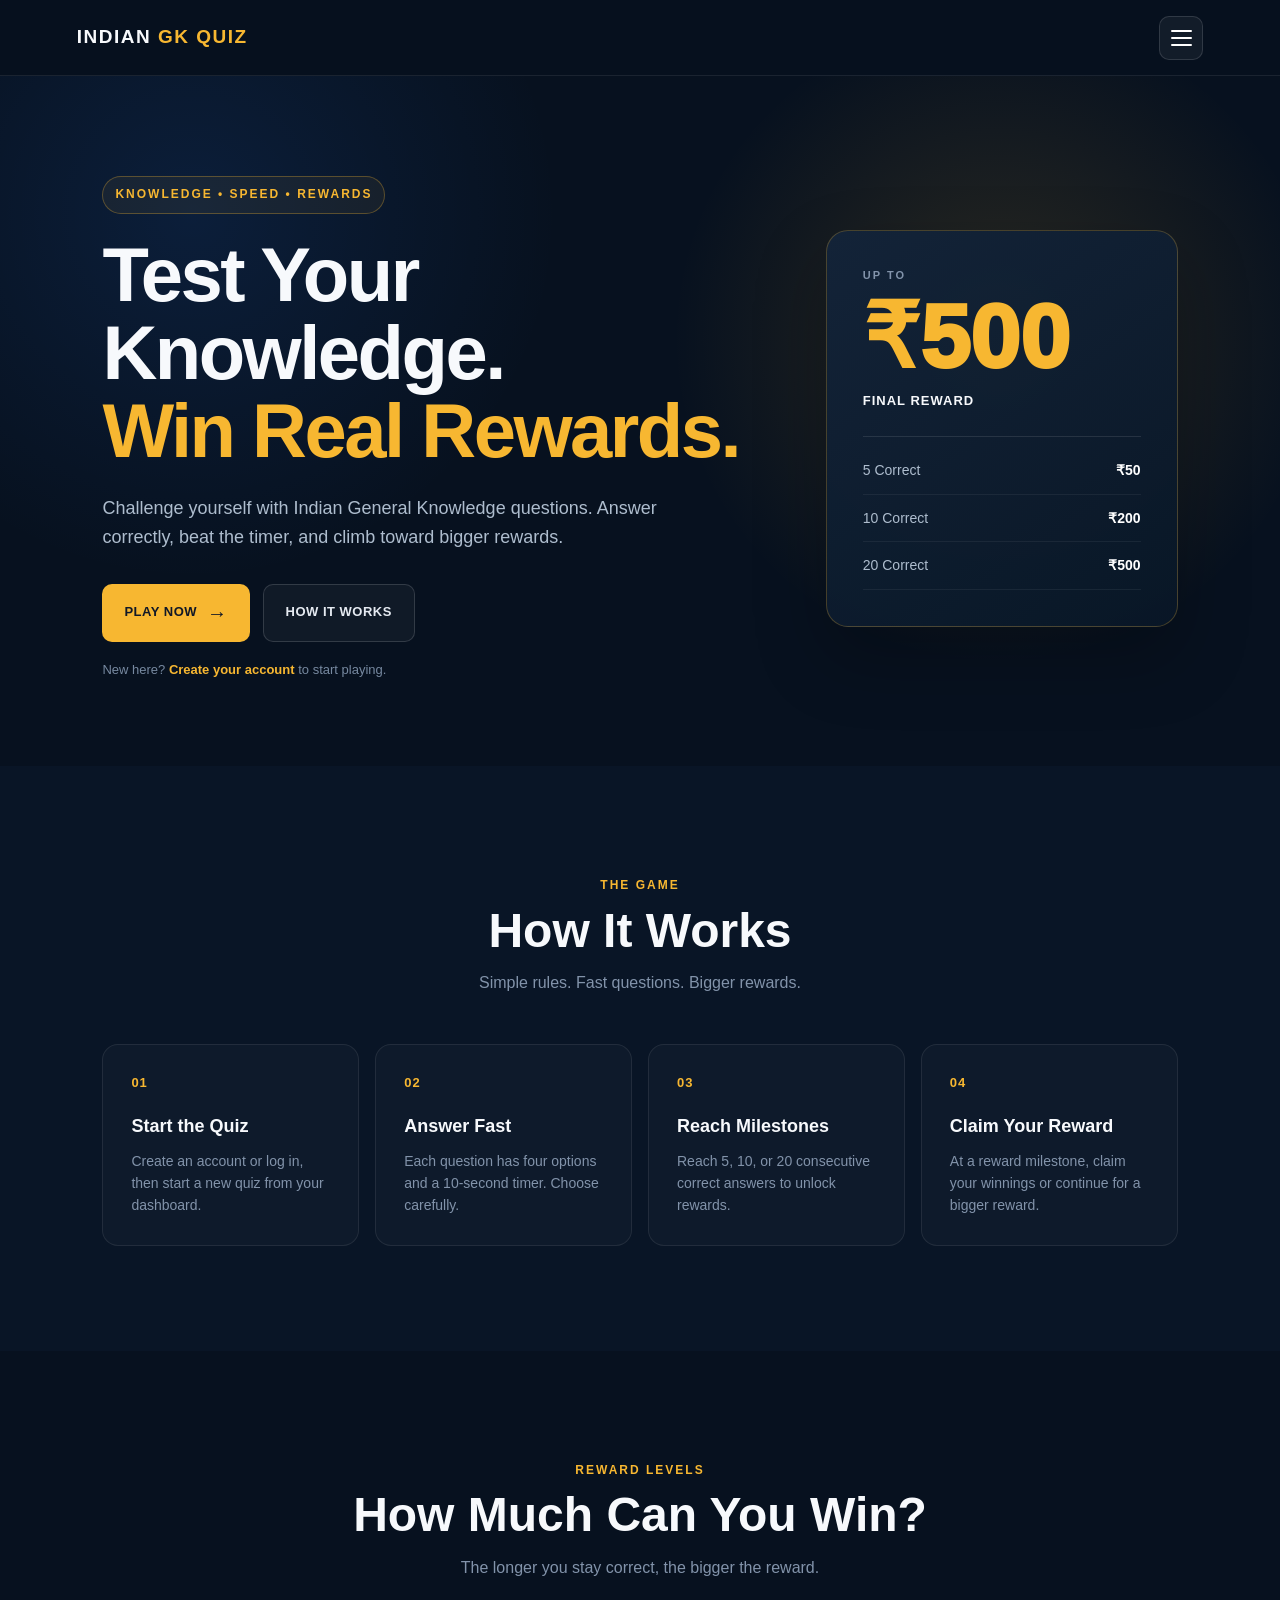
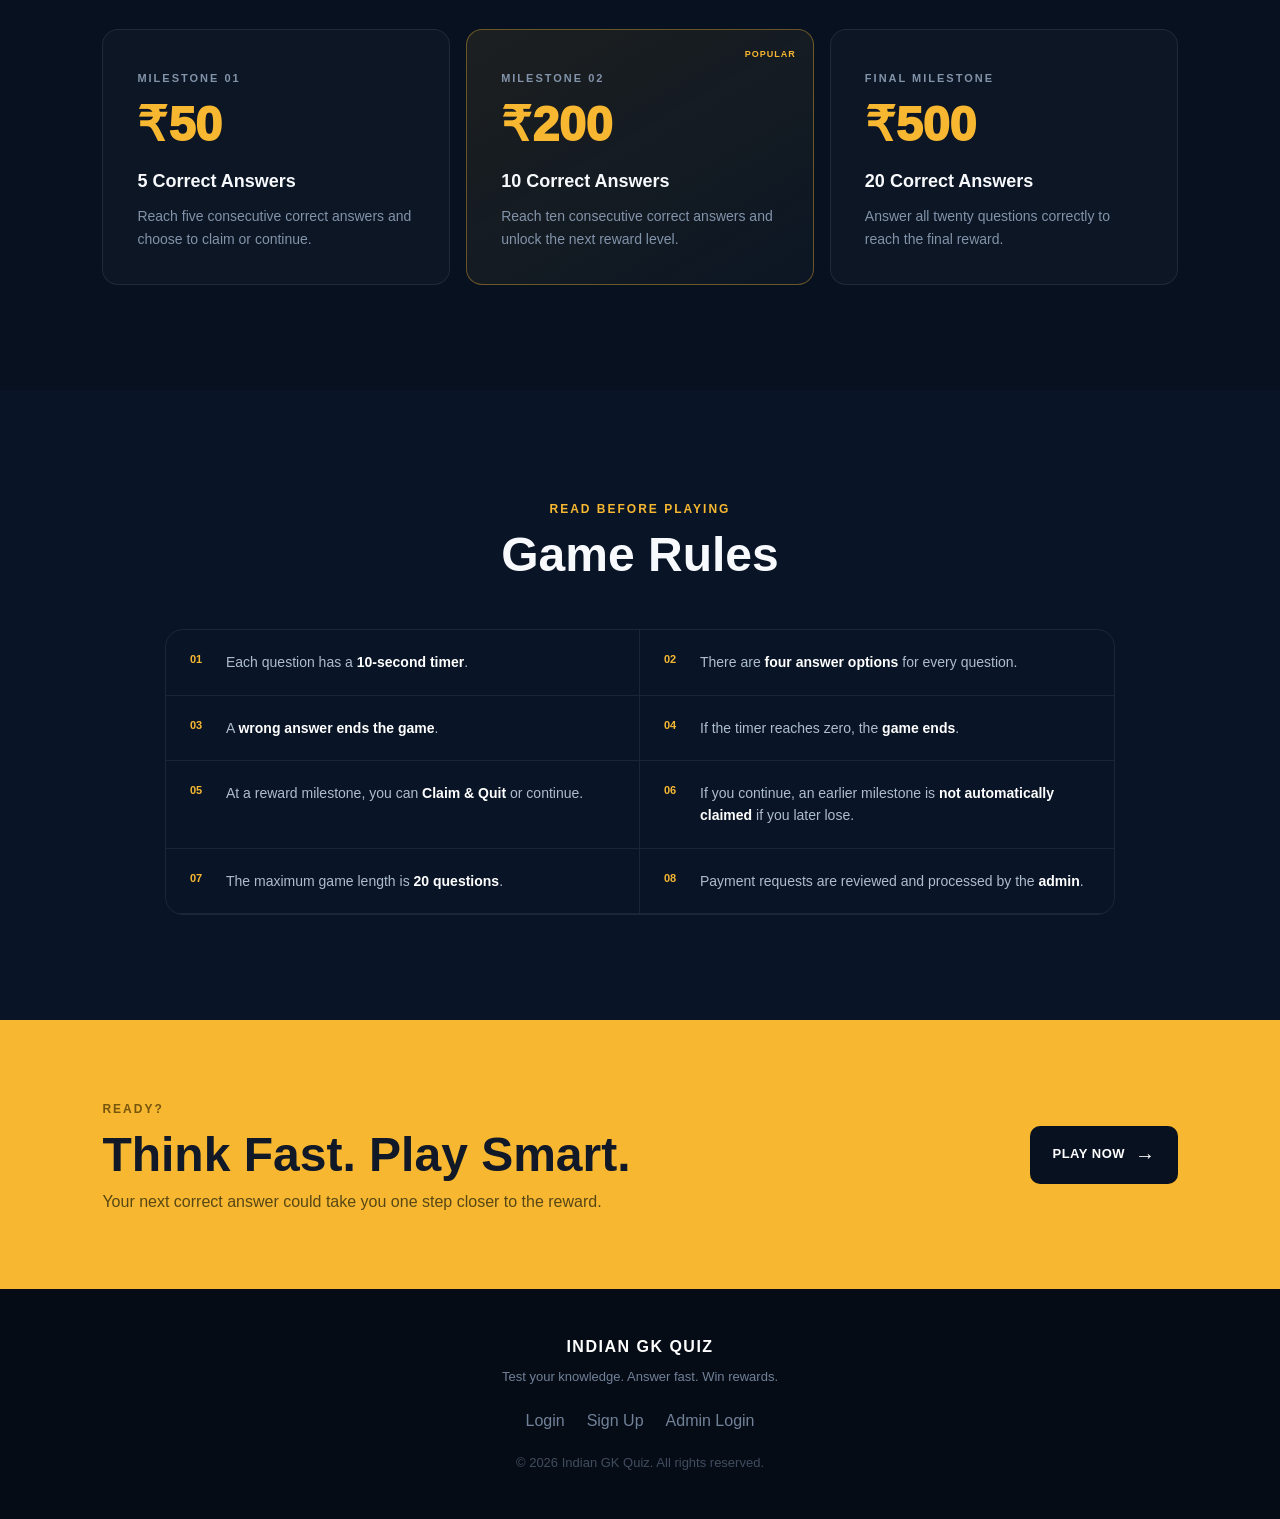
<file: index.html>
<!DOCTYPE html>
<html lang="en">
<head>
  <meta charset="UTF-8">
  <meta name="viewport" content="width=device-width, initial-scale=1.0">

  <meta
    name="description"
    content="Indian GK Quiz - Test your knowledge, answer fast, and win rewards."
  >

  <title>Indian GK Quiz | Test Your Knowledge & Win Rewards</title>

  <link rel="stylesheet" href="index.css">
</head>

<body>

  <!-- HEADER -->
  <header class="site-header">

    <a href="index.html" class="brand">
      INDIAN <span>GK QUIZ</span>
    </a>

    <button
      class="menu-btn"
      id="menuBtn"
      aria-label="Open menu"
      aria-expanded="false"
    >
      <span></span>
      <span></span>
      <span></span>
    </button>

    <nav class="menu" id="mainMenu">

      <a href="#home">Home</a>

      <a href="#how-it-works">
        How It Works
      </a>

      <a href="#rewards">
        Rewards
      </a>

      <a href="#rules">
        Rules
      </a>

      <a href="login.html">
        Login
      </a>

      <a href="signup.html" class="menu-signup">
        Sign Up
      </a>

      <a href="admin-login.html" class="admin-link">
        Admin Login
      </a>

    </nav>

  </header>


  <main>

    <!-- HERO -->
    <section class="hero" id="home">

      <div class="hero-content">

        <div class="badge">
          KNOWLEDGE • SPEED • REWARDS
        </div>

        <h1>
          Test Your Knowledge.
          <br>
          <span>Win Real Rewards.</span>
        </h1>

        <p>
          Challenge yourself with Indian General Knowledge questions.
          Answer correctly, beat the timer, and climb toward bigger rewards.
        </p>

        <div class="hero-actions">

          <a href="login.html" class="primary-btn">
            PLAY NOW
            <span>→</span>
          </a>

          <a href="#how-it-works" class="secondary-btn">
            HOW IT WORKS
          </a>

        </div>

        <p class="login-note">
          New here?
          <a href="signup.html">
            Create your account
          </a>
          to start playing.
        </p>

      </div>


      <!-- REWARD PREVIEW -->
      <div class="hero-card">

        <div class="card-label">
          UP TO
        </div>

        <div class="big-reward">
          ₹500
        </div>

        <div class="card-title">
          FINAL REWARD
        </div>

        <div class="mini-divider"></div>

        <div class="card-row">
          <span>5 Correct</span>
          <strong>₹50</strong>
        </div>

        <div class="card-row">
          <span>10 Correct</span>
          <strong>₹200</strong>
        </div>

        <div class="card-row">
          <span>20 Correct</span>
          <strong>₹500</strong>
        </div>

      </div>

    </section>


    <!-- HOW IT WORKS -->
    <section class="section" id="how-it-works">

      <div class="section-heading">

        <span class="eyebrow">
          THE GAME
        </span>

        <h2>
          How It Works
        </h2>

        <p>
          Simple rules. Fast questions. Bigger rewards.
        </p>

      </div>


      <div class="steps">

        <article class="step">

          <div class="step-number">
            01
          </div>

          <h3>
            Start the Quiz
          </h3>

          <p>
            Create an account or log in, then start a new quiz from your dashboard.
          </p>

        </article>


        <article class="step">

          <div class="step-number">
            02
          </div>

          <h3>
            Answer Fast
          </h3>

          <p>
            Each question has four options and a 10-second timer.
            Choose carefully.
          </p>

        </article>


        <article class="step">

          <div class="step-number">
            03
          </div>

          <h3>
            Reach Milestones
          </h3>

          <p>
            Reach 5, 10, or 20 consecutive correct answers
            to unlock rewards.
          </p>

        </article>


        <article class="step">

          <div class="step-number">
            04
          </div>

          <h3>
            Claim Your Reward
          </h3>

          <p>
            At a reward milestone, claim your winnings
            or continue for a bigger reward.
          </p>

        </article>

      </div>

    </section>


    <!-- REWARDS -->
    <section class="reward-section" id="rewards">

      <div class="section-heading">

        <span class="eyebrow">
          REWARD LEVELS
        </span>

        <h2>
          How Much Can You Win?
        </h2>

        <p>
          The longer you stay correct, the bigger the reward.
        </p>

      </div>


      <div class="rewards-grid">

        <article class="reward-card">

          <span class="reward-step">
            MILESTONE 01
          </span>

          <div class="reward-amount">
            ₹50
          </div>

          <h3>
            5 Correct Answers
          </h3>

          <p>
            Reach five consecutive correct answers and
            choose to claim or continue.
          </p>

        </article>


        <article class="reward-card featured">

          <span class="featured-label">
            POPULAR
          </span>

          <span class="reward-step">
            MILESTONE 02
          </span>

          <div class="reward-amount">
            ₹200
          </div>

          <h3>
            10 Correct Answers
          </h3>

          <p>
            Reach ten consecutive correct answers and
            unlock the next reward level.
          </p>

        </article>


        <article class="reward-card">

          <span class="reward-step">
            FINAL MILESTONE
          </span>

          <div class="reward-amount">
            ₹500
          </div>

          <h3>
            20 Correct Answers
          </h3>

          <p>
            Answer all twenty questions correctly
            to reach the final reward.
          </p>

        </article>

      </div>

    </section>


    <!-- RULES -->
    <section class="section rules-section" id="rules">

      <div class="section-heading">

        <span class="eyebrow">
          READ BEFORE PLAYING
        </span>

        <h2>
          Game Rules
        </h2>

      </div>


      <div class="rules-box">

        <div class="rule">
          <span>01</span>

          <p>
            Each question has a
            <strong>10-second timer</strong>.
          </p>
        </div>


        <div class="rule">
          <span>02</span>

          <p>
            There are
            <strong>four answer options</strong>
            for every question.
          </p>
        </div>


        <div class="rule">
          <span>03</span>

          <p>
            A
            <strong>wrong answer ends the game</strong>.
          </p>
        </div>


        <div class="rule">
          <span>04</span>

          <p>
            If the timer reaches zero,
            the <strong>game ends</strong>.
          </p>
        </div>


        <div class="rule">
          <span>05</span>

          <p>
            At a reward milestone, you can
            <strong>Claim & Quit</strong>
            or continue.
          </p>
        </div>


        <div class="rule">
          <span>06</span>

          <p>
            If you continue, an earlier milestone is
            <strong>not automatically claimed</strong>
            if you later lose.
          </p>
        </div>


        <div class="rule">
          <span>07</span>

          <p>
            The maximum game length is
            <strong>20 questions</strong>.
          </p>
        </div>


        <div class="rule">
          <span>08</span>

          <p>
            Payment requests are reviewed and
            processed by the <strong>admin</strong>.
          </p>
        </div>

      </div>

    </section>


    <!-- FINAL CTA -->
    <section class="cta-section">

      <div>

        <span class="eyebrow">
          READY?
        </span>

        <h2>
          Think Fast. Play Smart.
        </h2>

        <p>
          Your next correct answer could take you
          one step closer to the reward.
        </p>

      </div>

      <a href="login.html" class="primary-btn">
        PLAY NOW
        <span>→</span>
      </a>

    </section>

  </main>


  <!-- FOOTER -->
  <footer class="site-footer">

    <div class="footer-brand">
      INDIAN GK QUIZ
    </div>

    <p>
      Test your knowledge. Answer fast. Win rewards.
    </p>

    <div class="footer-links">

      <a href="login.html">
        Login
      </a>

      <a href="signup.html">
        Sign Up
      </a>

      <a href="admin-login.html">
        Admin Login
      </a>

    </div>

    <p class="copyright">
      © 2026 Indian GK Quiz. All rights reserved.
    </p>

  </footer>


  <script>

    const menuBtn = document.getElementById("menuBtn");
    const menu = document.getElementById("mainMenu");

    menuBtn.addEventListener("click", () => {

      const open = menu.classList.toggle("open");

      menuBtn.setAttribute(
        "aria-expanded",
        open ? "true" : "false"
      );

    });


    menu.querySelectorAll("a").forEach(link => {

      link.addEventListener("click", () => {

        menu.classList.remove("open");

        menuBtn.setAttribute(
          "aria-expanded",
          "false"
        );

      });

    });

  </script>

</body>
</html>
</file>
<file: index.css>
* {
  box-sizing: border-box;
  margin: 0;
  padding: 0;
}

html {
  scroll-behavior: smooth;
}

body {
  font-family: Inter, Arial, Helvetica, sans-serif;
  background: #07111f;
  color: #f7f9fc;
  line-height: 1.6;
}

a {
  color: inherit;
  text-decoration: none;
}


/* =========================
   HEADER
========================= */

.site-header {
  height: 76px;
  padding: 0 6%;
  display: flex;
  align-items: center;
  justify-content: space-between;
  position: sticky;
  top: 0;
  z-index: 1000;
  background: rgba(7, 17, 31, 0.92);
  border-bottom: 1px solid rgba(255, 255, 255, 0.08);
  backdrop-filter: blur(14px);
}

.brand {
  font-size: 19px;
  font-weight: 900;
  letter-spacing: 1.5px;
}

.brand span {
  color: #f7b731;
}


/* =========================
   MENU BUTTON
========================= */

.menu-btn {
  width: 44px;
  height: 44px;
  border: 1px solid rgba(255, 255, 255, 0.13);
  border-radius: 10px;
  background: rgba(255, 255, 255, 0.05);
  cursor: pointer;

  display: grid;
  place-content: center;
  gap: 5px;
}

.menu-btn span {
  width: 21px;
  height: 2px;
  background: #fff;
  display: block;
  border-radius: 2px;
}


/* =========================
   DROPDOWN MENU
========================= */

.menu {
  position: absolute;
  right: 6%;
  top: 66px;

  width: 220px;
  padding: 10px;

  display: none;
  flex-direction: column;

  background: #0d1b2e;

  border: 1px solid rgba(255, 255, 255, 0.1);
  border-radius: 14px;

  box-shadow: 0 20px 50px rgba(0, 0, 0, 0.35);
}

.menu.open {
  display: flex;
}

.menu a {
  padding: 11px 13px;
  border-radius: 9px;

  color: #cbd5e1;

  font-size: 14px;
  font-weight: 700;
}

.menu a:hover {
  background: rgba(255, 255, 255, 0.07);
  color: #fff;
}

.menu .menu-signup {
  color: #f7b731;
}

.menu .admin-link {
  margin-top: 5px;
  border-top: 1px solid rgba(255, 255, 255, 0.08);
  padding-top: 15px;

  color: #9fb0c7;
}


/* =========================
   HERO
========================= */

.hero {
  min-height: 690px;

  padding: 95px 8% 80px;

  display: grid;
  grid-template-columns:
    minmax(0, 1.3fr)
    minmax(300px, 0.7fr);

  align-items: center;

  gap: 70px;

  background:
    radial-gradient(
      circle at 78% 38%,
      rgba(247, 183, 49, 0.15),
      transparent 30%
    ),
    radial-gradient(
      circle at 15% 20%,
      rgba(42, 126, 255, 0.12),
      transparent 30%
    );
}

.hero-content {
  max-width: 720px;
}


/* =========================
   BADGES
========================= */

.badge,
.eyebrow {
  color: #f7b731;

  font-size: 12px;
  letter-spacing: 2px;
  font-weight: 900;
}

.badge {
  display: inline-block;

  padding: 8px 12px;

  border: 1px solid rgba(247, 183, 49, 0.3);
  border-radius: 30px;

  background: rgba(247, 183, 49, 0.06);

  margin-bottom: 22px;
}


/* =========================
   HERO TEXT
========================= */

.hero h1 {
  font-size: clamp(42px, 6vw, 76px);

  line-height: 1.03;

  letter-spacing: -2.5px;

  margin-bottom: 24px;
}

.hero h1 span {
  color: #f7b731;
}

.hero-content > p {
  max-width: 620px;

  color: #aebdce;

  font-size: 18px;
}


/* =========================
   BUTTONS
========================= */

.hero-actions {
  display: flex;

  flex-wrap: wrap;

  gap: 13px;

  margin-top: 32px;
}

.primary-btn,
.secondary-btn {
  min-height: 50px;

  padding: 13px 22px;

  border-radius: 10px;

  display: inline-flex;

  align-items: center;
  justify-content: center;

  gap: 10px;

  font-weight: 900;

  font-size: 13px;

  letter-spacing: 0.5px;

  transition:
    transform 0.2s,
    opacity 0.2s;
}

.primary-btn {
  background: #f7b731;
  color: #111827;
}

.primary-btn:hover,
.secondary-btn:hover {
  transform: translateY(-2px);
  opacity: 0.92;
}

.primary-btn span {
  font-size: 20px;
}

.secondary-btn {
  border: 1px solid rgba(255, 255, 255, 0.14);

  color: #e5eaf1;

  background: rgba(255, 255, 255, 0.04);
}

.login-note {
  margin-top: 18px;

  font-size: 13px !important;

  color: #7789a0 !important;
}

.login-note a {
  color: #f7b731;

  font-weight: 800;
}


/* =========================
   HERO REWARD CARD
========================= */

.hero-card {
  padding: 36px;

  border: 1px solid rgba(247, 183, 49, 0.25);

  border-radius: 22px;

  background:
    linear-gradient(
      145deg,
      rgba(19, 36, 58, 0.95),
      rgba(9, 23, 39, 0.95)
    );

  box-shadow:
    0 30px 70px rgba(0, 0, 0, 0.25);
}

.card-label,
.reward-step {
  font-size: 11px;

  letter-spacing: 2px;

  font-weight: 900;

  color: #8293aa;
}

.big-reward {
  color: #f7b731;

  font-size: clamp(58px, 7vw, 90px);

  font-weight: 950;

  line-height: 1;

  margin: 8px 0;
}

.card-title {
  font-size: 13px;

  font-weight: 900;

  letter-spacing: 1px;
}

.mini-divider {
  height: 1px;

  background: rgba(255, 255, 255, 0.1);

  margin: 25px 0 10px;
}

.card-row {
  display: flex;

  justify-content: space-between;

  padding: 12px 0;

  border-bottom:
    1px solid rgba(255, 255, 255, 0.06);

  color: #aebdce;

  font-size: 14px;
}

.card-row strong {
  color: #fff;
}


/* =========================
   SECTIONS
========================= */

.section {
  padding: 105px 8%;

  background: #091526;
}

.reward-section {
  padding: 105px 8%;

  background: #07111f;
}

.section-heading {
  max-width: 680px;

  margin:
    0 auto 48px;

  text-align: center;
}

.section-heading h2,
.cta-section h2 {
  font-size: clamp(30px, 4vw, 48px);

  line-height: 1.1;

  margin:
    8px 0 13px;
}

.section-heading p {
  color: #8293aa;
}


/* =========================
   HOW IT WORKS
========================= */

.steps,
.rewards-grid {
  max-width: 1180px;

  margin: auto;

  display: grid;

  grid-template-columns:
    repeat(4, 1fr);

  gap: 16px;
}

.step,
.reward-card {
  padding: 28px;

  border:
    1px solid rgba(255, 255, 255, 0.08);

  border-radius: 16px;

  background:
    rgba(255, 255, 255, 0.025);
}

.step-number {
  color: #f7b731;

  font-size: 13px;

  font-weight: 900;

  letter-spacing: 1px;
}

.step h3,
.reward-card h3 {
  margin:
    18px 0 9px;

  font-size: 18px;
}

.step p,
.reward-card p {
  color: #8293aa;

  font-size: 14px;
}


/* =========================
   REWARDS
========================= */

.rewards-grid {
  grid-template-columns:
    repeat(3, 1fr);
}

.reward-card {
  position: relative;

  padding: 34px;
}

.reward-card.featured {
  border-color:
    rgba(247, 183, 49, 0.38);

  background:
    linear-gradient(
      150deg,
      rgba(247, 183, 49, 0.09),
      rgba(255, 255, 255, 0.025)
    );
}

.featured-label {
  position: absolute;

  top: 17px;
  right: 17px;

  color: #f7b731;

  font-size: 9px;

  font-weight: 900;

  letter-spacing: 1px;
}

.reward-amount {
  margin:
    12px 0 2px;

  color: #f7b731;

  font-size: 48px;

  line-height: 1;

  font-weight: 950;
}


/* =========================
   RULES
========================= */

.rules-section {
  background: #091526;
}

.rules-box {
  max-width: 950px;

  margin: auto;

  display: grid;

  grid-template-columns:
    1fr 1fr;

  border:
    1px solid rgba(255, 255, 255, 0.08);

  border-radius: 18px;

  overflow: hidden;
}

.rule {
  display: flex;

  gap: 16px;

  padding: 21px 24px;

  border-bottom:
    1px solid rgba(255, 255, 255, 0.07);
}

.rule:nth-child(odd) {
  border-right:
    1px solid rgba(255, 255, 255, 0.07);
}

.rule span {
  color: #f7b731;

  font-size: 11px;

  font-weight: 900;

  min-width: 20px;
}

.rule p {
  color: #aebdce;

  font-size: 14px;
}

.rule strong {
  color: #fff;
}


/* =========================
   FINAL CTA
========================= */

.cta-section {
  margin: 0;

  padding: 75px 8%;

  display: flex;

  align-items: center;

  justify-content: space-between;

  gap: 30px;

  background: #f7b731;

  color: #111827;
}

.cta-section .eyebrow {
  color: #76550c;
}

.cta-section h2 {
  margin-bottom: 7px;
}

.cta-section p {
  color: #574714;
}

.cta-section .primary-btn {
  background: #07111f;

  color: #fff;

  white-space: nowrap;
}


/* =========================
   FOOTER
========================= */

.site-footer {
  padding: 45px 8%;

  text-align: center;

  background: #050c16;

  color: #718198;
}

.footer-brand {
  color: #fff;

  font-weight: 900;

  letter-spacing: 1.5px;
}

.site-footer p {
  margin-top: 7px;

  font-size: 13px;
}

.footer-links {
  display: flex;

  justify-content: center;

  gap: 22px;

  margin: 20px 0;
}

.footer-links a:hover {
  color: #f7b731;
}

.copyright {
  opacity: 0.55;
}


/* =========================
   TABLET
========================= */

@media (max-width: 900px) {

  .hero {
    grid-template-columns: 1fr;

    padding-top: 70px;
  }

  .hero-card {
    max-width: 520px;
  }

  .steps {
    grid-template-columns:
      1fr 1fr;
  }

  .rewards-grid {
    grid-template-columns: 1fr;

    max-width: 520px;
  }

}


/* =========================
   MOBILE
========================= */

@media (max-width: 650px) {

  .site-header {
    padding: 0 5%;
  }

  .hero,
  .section,
  .reward-section {
    padding-left: 5%;
    padding-right: 5%;
  }

  .hero {
    padding-top: 55px;

    padding-bottom: 65px;

    gap: 45px;
  }

  .hero h1 {
    letter-spacing: -1.5px;
  }

  .hero-content > p {
    font-size: 16px;
  }

  .hero-actions {
    flex-direction: column;
  }

  .primary-btn,
  .secondary-btn {
    width: 100%;
  }

  .hero-card {
    padding: 27px;
  }

  .steps,
  .rules-box {
    grid-template-columns: 1fr;
  }

  .rule:nth-child(odd) {
    border-right: 0;
  }

  .cta-section {
    padding: 55px 5%;

    flex-direction: column;

    align-items: stretch;
  }

  .footer-links {
    flex-wrap: wrap;
  }

}
</file>
